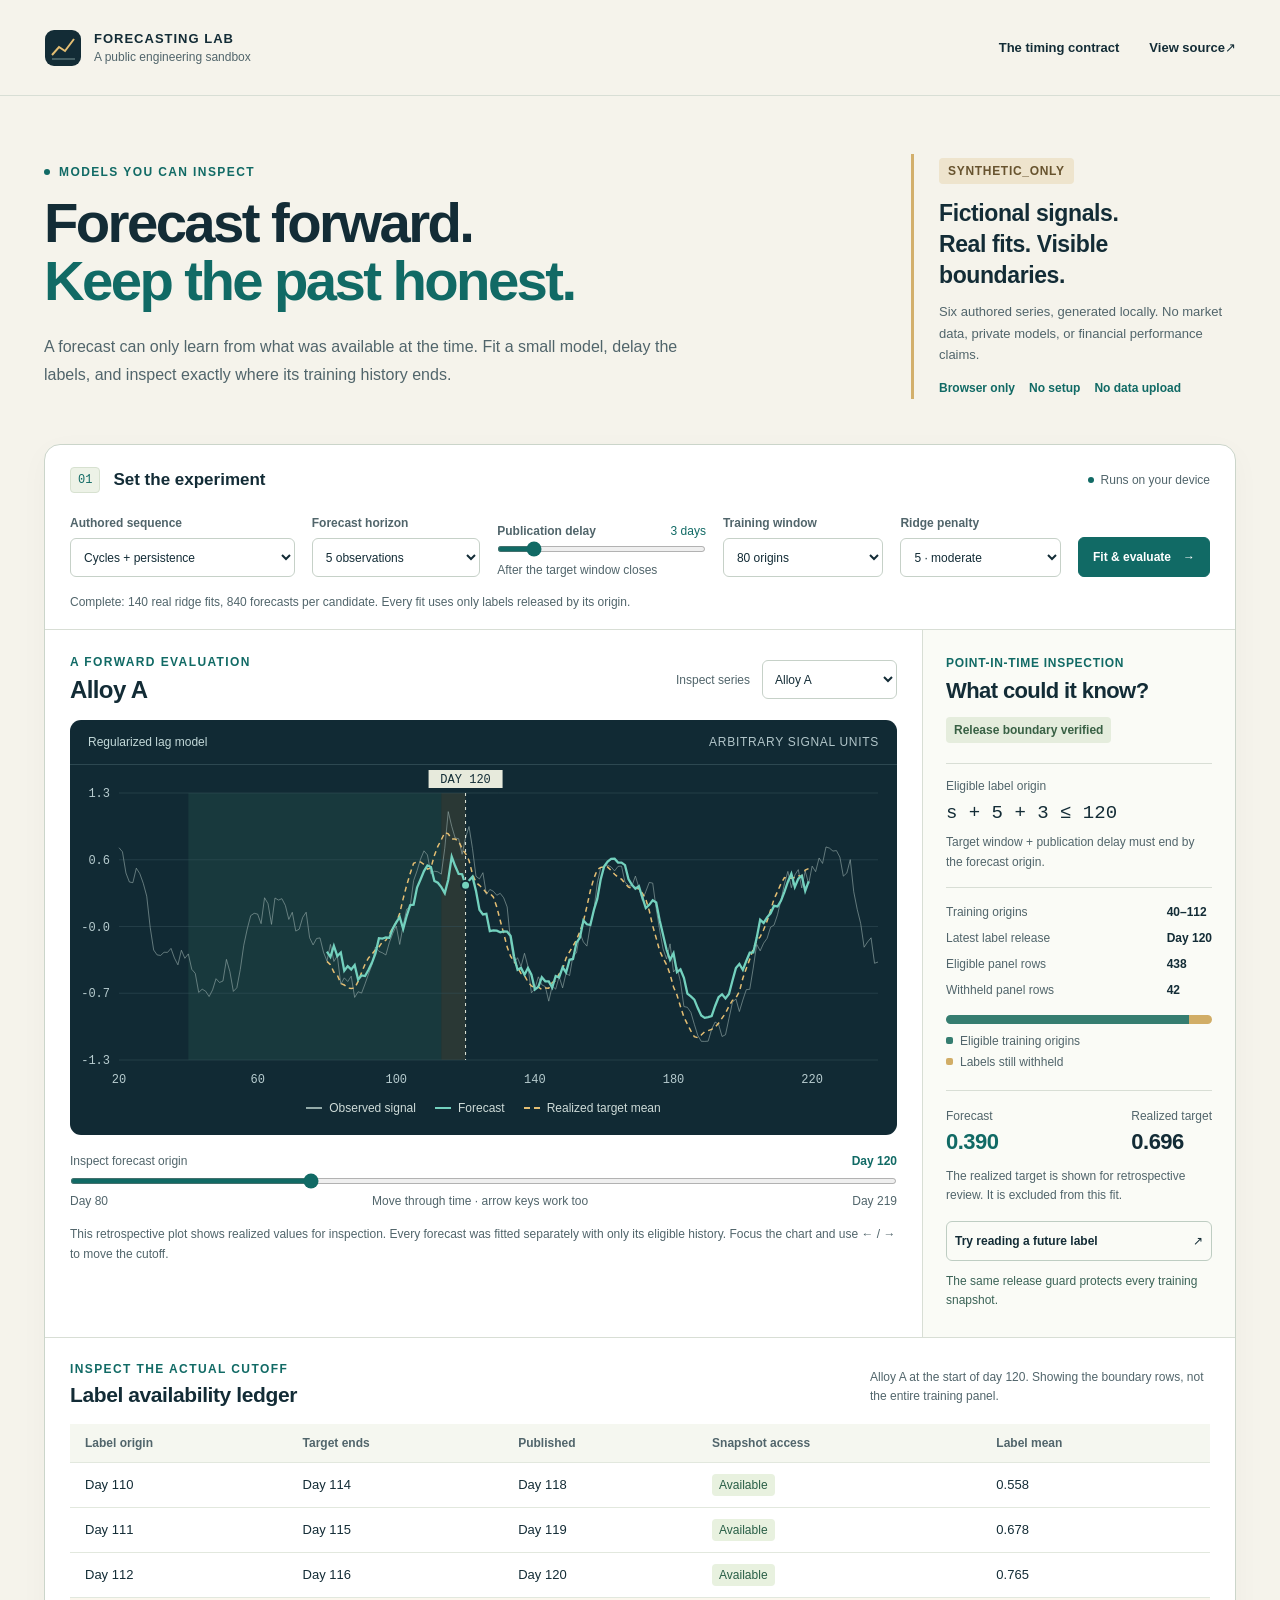
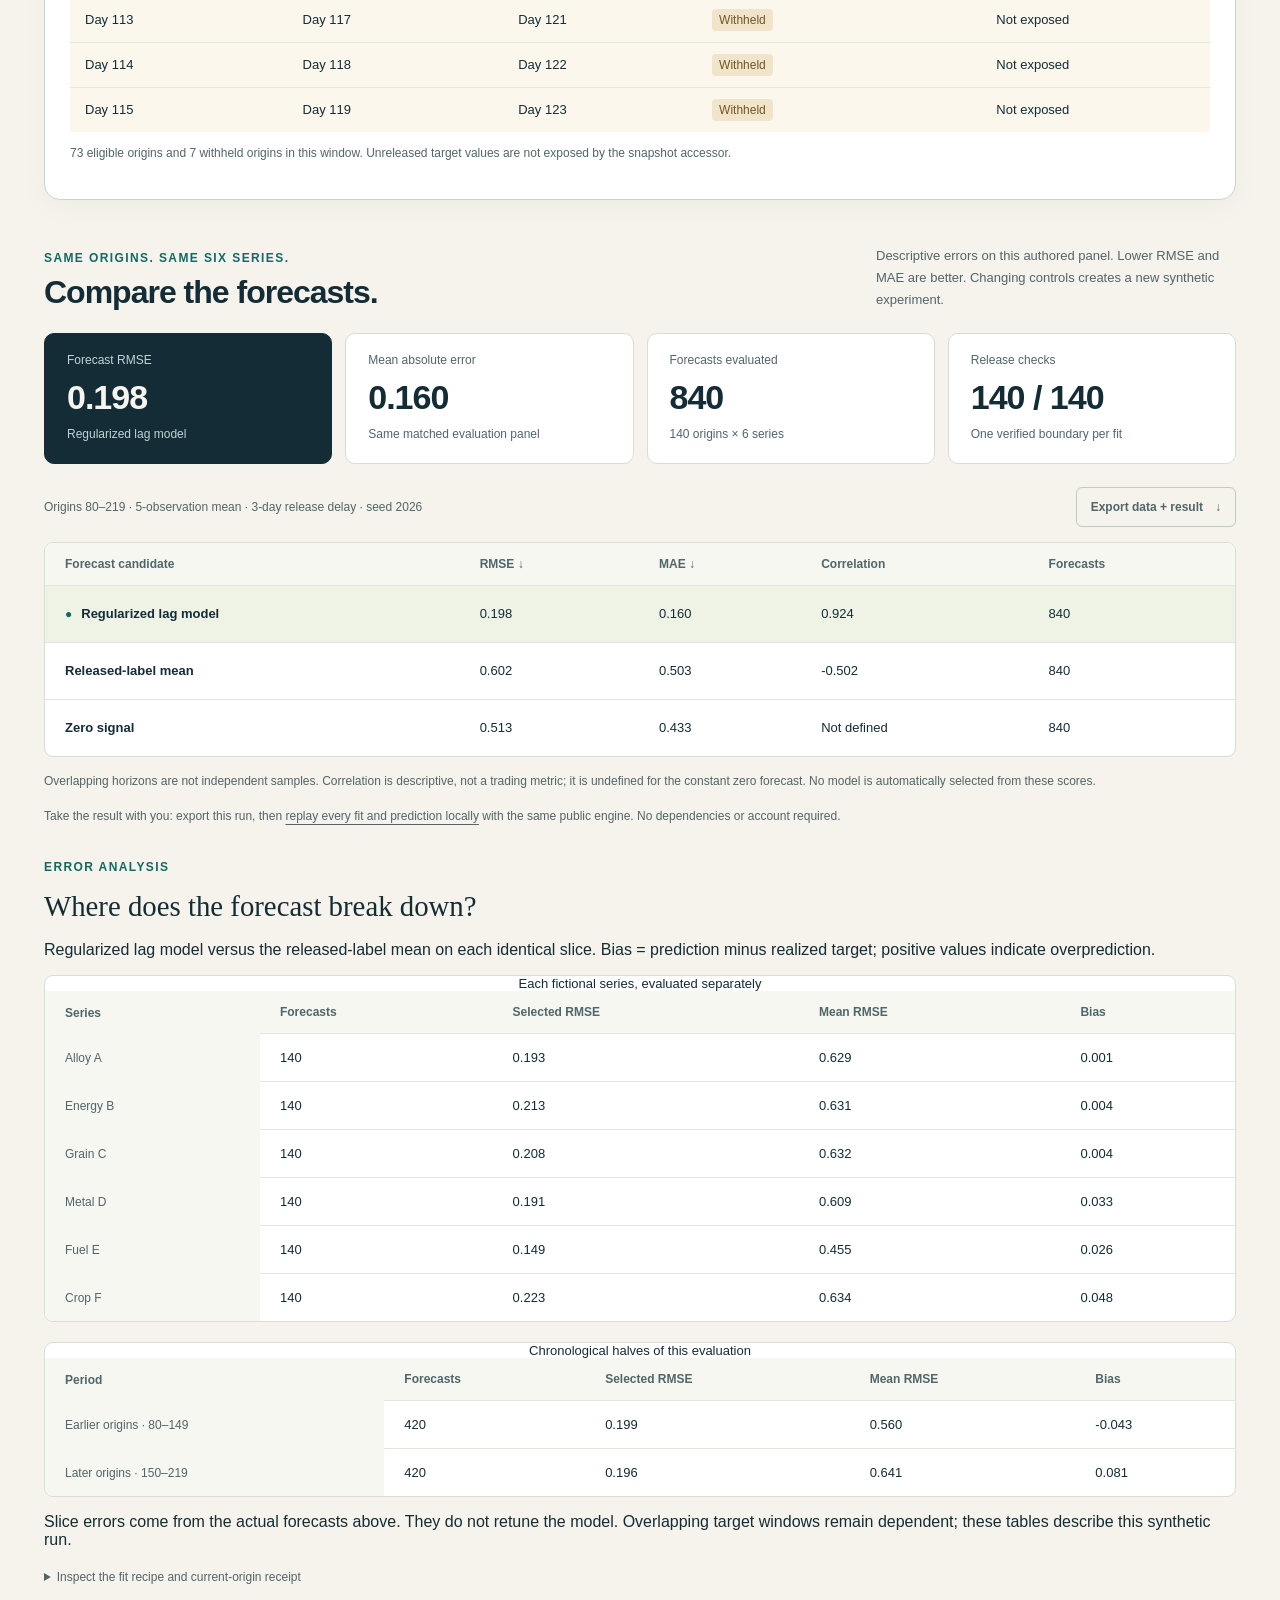
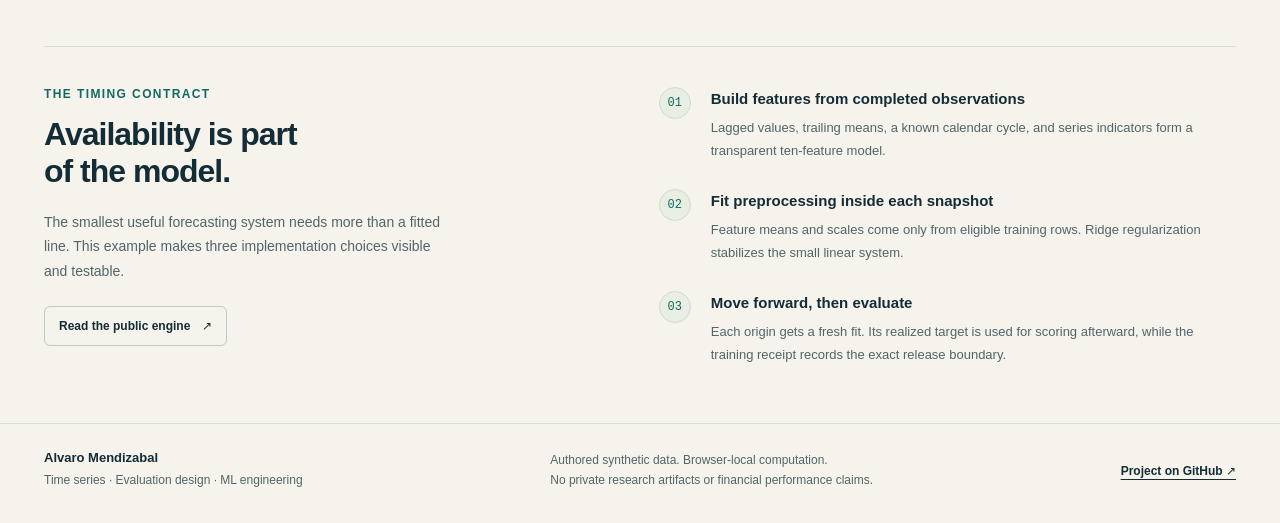
<file: public-demo/index.html>
<!doctype html>
<html lang="en">
  <head>
    <meta charset="utf-8" />
    <meta name="viewport" content="width=device-width, initial-scale=1" />
    <meta name="theme-color" content="#132c36" />
    <meta
      name="description"
      content="Fit and inspect a chronological forecast in your browser. An authored synthetic demonstration of delayed labels, train-only preprocessing, and forward evaluation."
    />
    <link
      rel="canonical"
      href="https://alvaro-forecasting-lab.tartmacaw2.chatgpt.site"
    />
    <title>Forecasting lab · Alvaro Mendizabal</title>
    <link rel="stylesheet" href="styles.css" />
    <script src="engine.js" defer></script>
    <script src="app.js" defer></script>
  </head>
  <body>
    <a class="skip" href="#lab">Skip to the forecasting lab</a>
    <header class="page header">
      <a
        class="brand"
        href="https://github.com/alvaromendizabal/commodity-prediction"
        ><svg viewBox="0 0 38 38" aria-hidden="true">
          <rect x="1" y="1" width="36" height="36" rx="9" fill="#132c36" />
          <path
            d="m8 26 7-8 6 4 9-12"
            fill="none"
            stroke="#e4be73"
            stroke-width="2"
          />
          <path d="M8 30h23" stroke="#789494" /></svg
        ><span
          >FORECASTING LAB<span class="brand-sub"
            >A public engineering sandbox</span
          ></span
        ></a
      >
      <nav aria-label="Project links">
        <a href="#method">The timing contract</a
        ><a href="https://github.com/alvaromendizabal/commodity-prediction"
          >View source <span aria-hidden="true">↗</span></a
        >
      </nav>
    </header>
    <main class="page">
      <section class="hero">
        <div>
          <p class="eyebrow"><i></i> Models you can inspect</p>
          <h1>Forecast forward.<br /><span>Keep the past honest.</span></h1>
          <p class="lede">
            A forecast can only learn from what was available at the time. Fit a
            small model, delay the labels, and inspect exactly where its
            training history ends.
          </p>
        </div>
        <aside class="scope">
          <span class="scope-tag">SYNTHETIC_ONLY</span>
          <h2>Fictional signals.<br />Real fits. Visible boundaries.</h2>
          <p>
            Six authored series, generated locally. No market data, private
            models, or financial performance claims.
          </p>
          <div>
            <span>Browser only</span><span>No setup</span
            ><span>No data upload</span>
          </div>
        </aside>
      </section>
      <section
        class="lab"
        id="lab"
        aria-label="Interactive point-in-time forecasting lab"
      >
        <div class="lab-heading">
          <div>
            <span class="section-index">01</span>
            <h2>Set the experiment</h2>
          </div>
          <span class="local-label"><i></i> Runs on your device</span>
        </div>
        <form id="experiment-form" class="controls">
          <div class="field">
            <label for="scenario">Authored sequence</label
            ><select id="scenario">
              <option value="steady">Cycles + persistence</option>
              <option value="shift">A later level shift</option>
              <option value="noisy">More observation noise</option>
            </select>
          </div>
          <div class="field">
            <label for="horizon">Forecast horizon</label
            ><select id="horizon">
              <option value="1">1 observation</option>
              <option value="5" selected>5 observations</option>
              <option value="10">10 observations</option>
              <option value="20">20 observations</option>
            </select>
          </div>
          <div class="field delay-field">
            <label for="delay"
              >Publication delay
              <output id="delay-value" for="delay">3 days</output></label
            ><input id="delay" type="range" min="0" max="20" value="3" /><span
              >After the target window closes</span
            >
          </div>
          <div class="field">
            <label for="window">Training window</label
            ><select id="window">
              <option value="40">40 origins</option>
              <option value="80" selected>80 origins</option>
              <option value="120">120 origins</option>
            </select>
          </div>
          <div class="field">
            <label for="alpha">Ridge penalty</label
            ><select id="alpha">
              <option value="0.1">0.1 · light</option>
              <option value="5" selected>5 · moderate</option>
              <option value="25">25 · stronger</option>
            </select>
          </div>
          <button id="run-button" class="button primary" type="submit">
            Fit &amp; evaluate <span aria-hidden="true">→</span>
          </button>
        </form>
        <p id="run-status" class="run-status" role="status" aria-live="polite">
          Preparing the synthetic panel…
        </p>
        <div id="error-message" class="error" role="alert" hidden></div>
        <div id="results" hidden>
          <div class="chart-layout">
            <div class="chart-column">
              <div class="plot-header">
                <div>
                  <p class="eyebrow">A forward evaluation</p>
                  <h3 id="plot-title">Alloy A</h3>
                </div>
                <div class="plot-select">
                  <label for="series">Inspect series</label
                  ><select id="series" aria-label="Series to inspect"></select>
                </div>
              </div>
              <div class="plot-shell">
                <div class="plot-topline">
                  <span id="plot-model">Regularized lag model</span
                  ><span>ARBITRARY SIGNAL UNITS</span>
                </div>
                <canvas
                  id="forecast-canvas"
                  tabindex="0"
                  role="img"
                  aria-describedby="plot-help"
                  aria-label="Synthetic forecast chart"
                ></canvas>
                <div class="plot-legend">
                  <span><i class="legend-observed"></i>Observed signal</span
                  ><span><i class="legend-prediction"></i>Forecast</span
                  ><span
                    ><i class="legend-target"></i>Realized target mean</span
                  >
                </div>
              </div>
              <div class="origin-control">
                <div>
                  <label for="origin">Inspect forecast origin</label
                  ><strong id="origin-value">Day 120</strong>
                </div>
                <input
                  id="origin"
                  type="range"
                  min="80"
                  max="219"
                  value="120"
                />
                <div class="range-labels">
                  <span>Day 80</span
                  ><span>Move through time · arrow keys work too</span
                  ><span id="origin-end">Day 219</span>
                </div>
              </div>
              <p class="plot-help" id="plot-help">
                This retrospective plot shows realized values for inspection.
                Every forecast was fitted separately with only its eligible
                history. Focus the chart and use ← / → to move the cutoff.
              </p>
            </div>
            <aside class="boundary" aria-labelledby="boundary-title">
              <p class="eyebrow">Point-in-time inspection</p>
              <h3 id="boundary-title">What could it know?</h3>
              <span id="boundary-check" class="verified"
                >Release boundary verified</span
              >
              <div class="boundary-rule">
                <span>Eligible label origin</span
                ><strong id="boundary-equation">s + 5 + 3 ≤ 120</strong
                ><small
                  >Target window + publication delay must end by the forecast
                  origin.</small
                >
              </div>
              <dl id="boundary-facts"></dl>
              <div class="boundary-strip" aria-hidden="true">
                <span id="eligible-strip"></span
                ><span id="withheld-strip"></span>
              </div>
              <div class="boundary-legend">
                <span><i></i>Eligible training origins</span
                ><span><i></i>Labels still withheld</span>
              </div>
              <div class="snapshot-values">
                <div>
                  <span>Forecast</span
                  ><strong id="snapshot-prediction">—</strong>
                </div>
                <div>
                  <span>Realized target</span
                  ><strong id="snapshot-actual">—</strong>
                </div>
              </div>
              <p class="small-note">
                The realized target is shown for retrospective review. It is
                excluded from this fit.
              </p>
              <button
                class="button guard-button"
                id="guard-button"
                type="button"
              >
                Try reading a future label <span aria-hidden="true">↗</span>
              </button>
              <p id="guard-result" role="status" aria-live="polite">
                The same release guard protects every training snapshot.
              </p>
            </aside>
          </div>
          <div class="ledger-section">
            <div class="ledger-heading">
              <div>
                <p class="eyebrow">Inspect the actual cutoff</p>
                <h3>Label availability ledger</h3>
              </div>
              <p id="ledger-scope">
                The final released origins and the first withheld origins for
                the selected series.
              </p>
            </div>
            <div class="table-scroll">
              <table class="ledger-table">
                <caption class="sr-only">
                  Training label availability at the selected forecast origin
                </caption>
                <thead>
                  <tr>
                    <th scope="col">Label origin</th>
                    <th scope="col">Target ends</th>
                    <th scope="col">Published</th>
                    <th scope="col">Snapshot access</th>
                    <th scope="col">Label mean</th>
                  </tr>
                </thead>
                <tbody id="ledger-body"></tbody>
              </table>
            </div>
            <p id="ledger-note" class="small-note"></p>
          </div>
        </div>
      </section>
      <section
        id="score-section"
        class="score-section"
        aria-labelledby="scores-title"
        hidden
      >
        <div class="section-heading">
          <div>
            <p class="eyebrow">Same origins. Same six series.</p>
            <h2 id="scores-title">Compare the forecasts.</h2>
          </div>
          <p>
            Descriptive errors on this authored panel. Lower RMSE and MAE are
            better. Changing controls creates a new synthetic experiment.
          </p>
        </div>
        <div id="metric-cards" class="metrics"></div>
        <div class="comparison-top">
          <span id="evaluation-scope"></span
          ><button class="button" id="export-button" type="button">
            Export data + result <span aria-hidden="true">↓</span>
          </button>
        </div>
        <div class="table-scroll comparison-wrap">
          <table class="comparison">
            <caption class="sr-only">
              Candidate models on identical forward evaluation origins
            </caption>
            <thead>
              <tr>
                <th scope="col">Forecast candidate</th>
                <th scope="col">RMSE ↓</th>
                <th scope="col">MAE ↓</th>
                <th scope="col">Correlation</th>
                <th scope="col">Forecasts</th>
              </tr>
            </thead>
            <tbody id="comparison-body"></tbody>
          </table>
        </div>
        <p class="score-caveat">
          Overlapping horizons are not independent samples. Correlation is
          descriptive, not a trading metric; it is undefined for the constant
          zero forecast. No model is automatically selected from these scores.
        </p>
        <p class="score-caveat">
          Take the result with you: export this run, then
          <a href="https://github.com/alvaromendizabal/commodity-prediction/blob/main/docs/DEMO_REPLAY.md">replay every fit and prediction locally</a>
          with the same public engine. No dependencies or account required.
        </p>
        <div class="diagnostic-heading">
          <p class="eyebrow">Error analysis</p>
          <h3>Where does the forecast break down?</h3>
          <p id="slice-scope" class="chart-note"></p>
        </div>
        <div class="diagnostic-grid">
          <div class="table-scroll comparison-wrap" tabindex="0" role="region" aria-label="Forecast errors by series">
            <table class="comparison">
              <caption>Each fictional series, evaluated separately</caption>
              <thead><tr><th scope="col">Series</th><th scope="col">Forecasts</th><th scope="col">Selected RMSE</th><th scope="col">Mean RMSE</th><th scope="col">Bias</th></tr></thead>
              <tbody id="slice-body"></tbody>
            </table>
          </div>
          <div class="table-scroll comparison-wrap" tabindex="0" role="region" aria-label="Forecast errors over time">
            <table class="comparison">
              <caption>Chronological halves of this evaluation</caption>
              <thead><tr><th scope="col">Period</th><th scope="col">Forecasts</th><th scope="col">Selected RMSE</th><th scope="col">Mean RMSE</th><th scope="col">Bias</th></tr></thead>
              <tbody id="period-body"></tbody>
            </table>
          </div>
        </div>
        <p class="chart-note">Slice errors come from the actual forecasts above. They do not retune the model. Overlapping target windows remain dependent; these tables describe this synthetic run.</p>
        <details class="receipt">
          <summary>Inspect the fit recipe and current-origin receipt</summary>
          <pre id="receipt-json"></pre>
        </details>
      </section>
      <section id="method" class="method">
        <div>
          <p class="eyebrow">The timing contract</p>
          <h2>Availability is part<br />of the model.</h2>
          <p>
            The smallest useful forecasting system needs more than a fitted
            line. This example makes three implementation choices visible and
            testable.
          </p>
          <a
            class="button"
            href="https://github.com/alvaromendizabal/commodity-prediction/tree/main/public-demo"
            >Read the public engine <span aria-hidden="true">↗</span></a
          >
        </div>
        <ol>
          <li>
            <span>01</span>
            <div>
              <h3>Build features from completed observations</h3>
              <p>
                Lagged values, trailing means, a known calendar cycle, and
                series indicators form a transparent ten-feature model.
              </p>
            </div>
          </li>
          <li>
            <span>02</span>
            <div>
              <h3>Fit preprocessing inside each snapshot</h3>
              <p>
                Feature means and scales come only from eligible training rows.
                Ridge regularization stabilizes the small linear system.
              </p>
            </div>
          </li>
          <li>
            <span>03</span>
            <div>
              <h3>Move forward, then evaluate</h3>
              <p>
                Each origin gets a fresh fit. Its realized target is used for
                scoring afterward, while the training receipt records the exact
                release boundary.
              </p>
            </div>
          </li>
        </ol>
      </section>
    </main>
    <footer class="page footer">
      <div>
        <strong>Alvaro Mendizabal</strong
        ><span>Time series · Evaluation design · ML engineering</span>
      </div>
      <p>
        Authored synthetic data. Browser-local computation.<br />No private
        research artifacts or financial performance claims.
      </p>
      <a href="https://github.com/alvaromendizabal/commodity-prediction"
        >Project on GitHub ↗</a
      >
    </footer>
  </body>
</html>
</file>
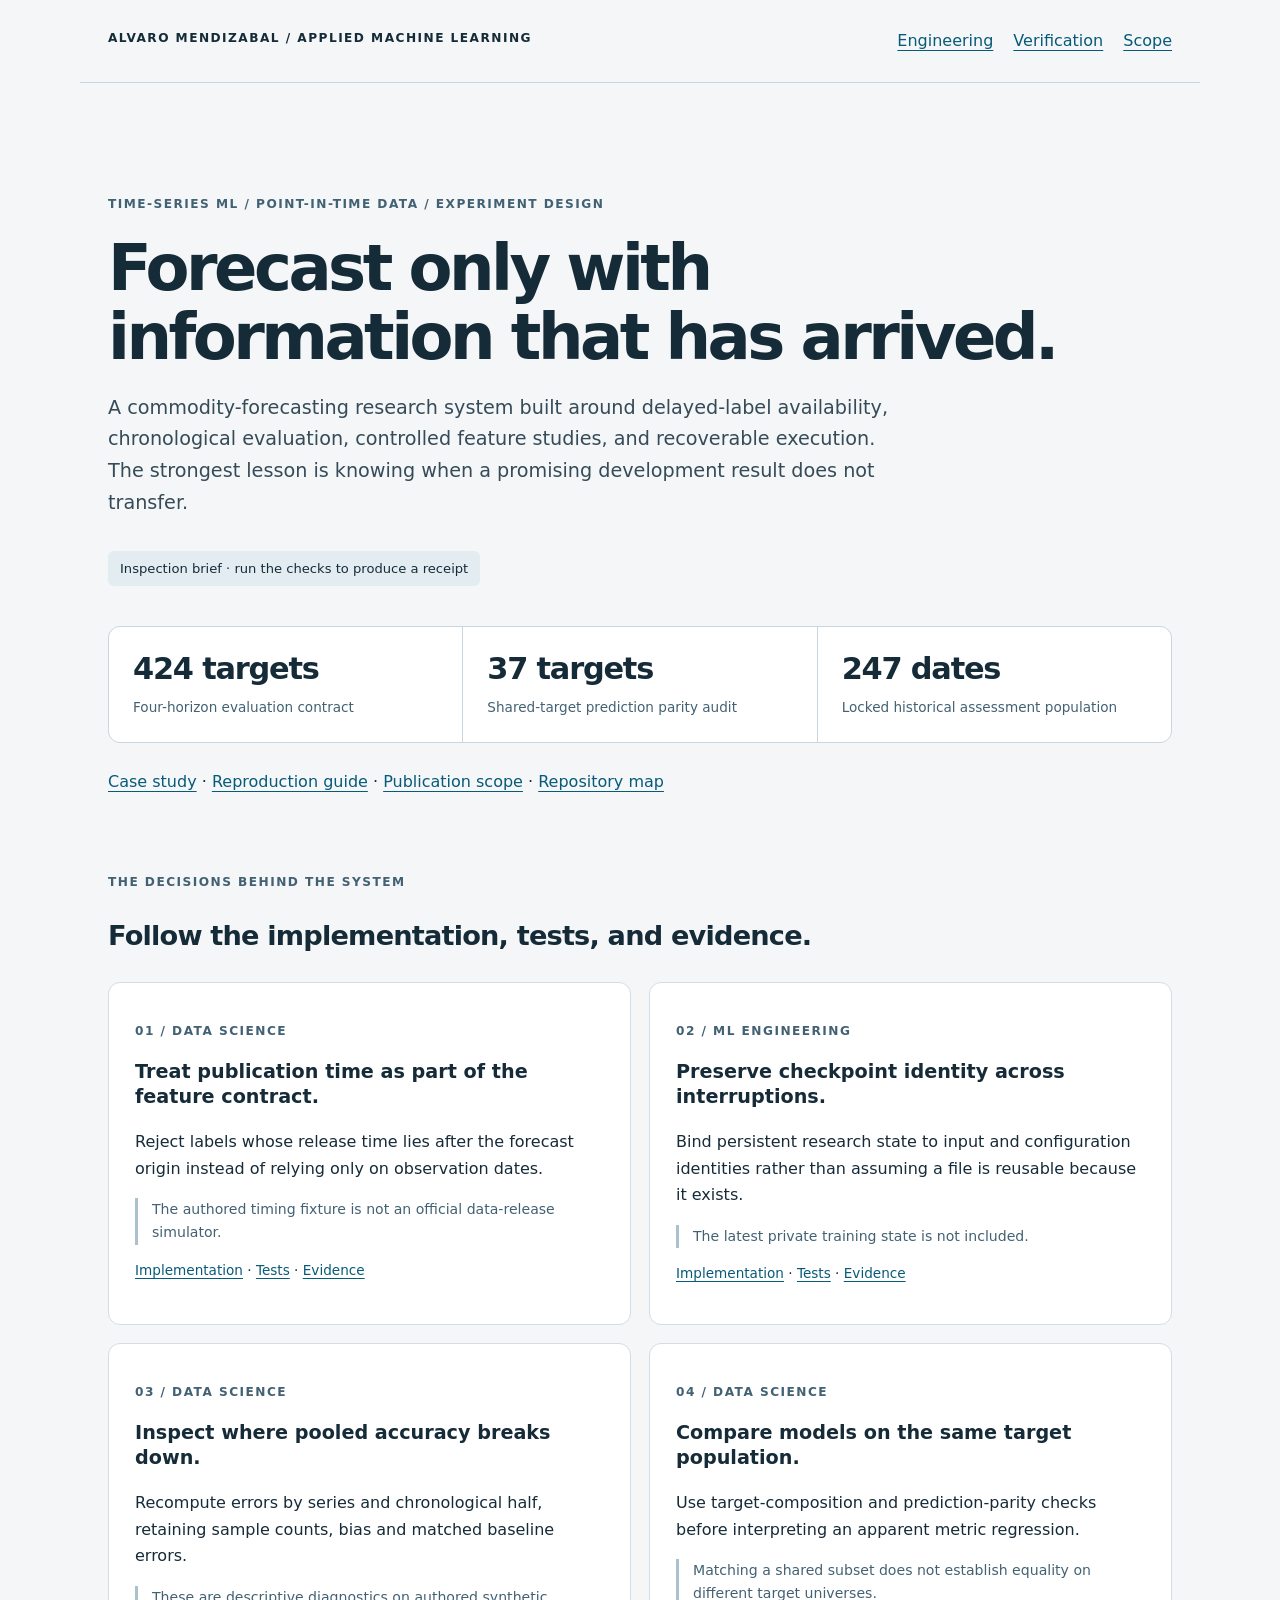
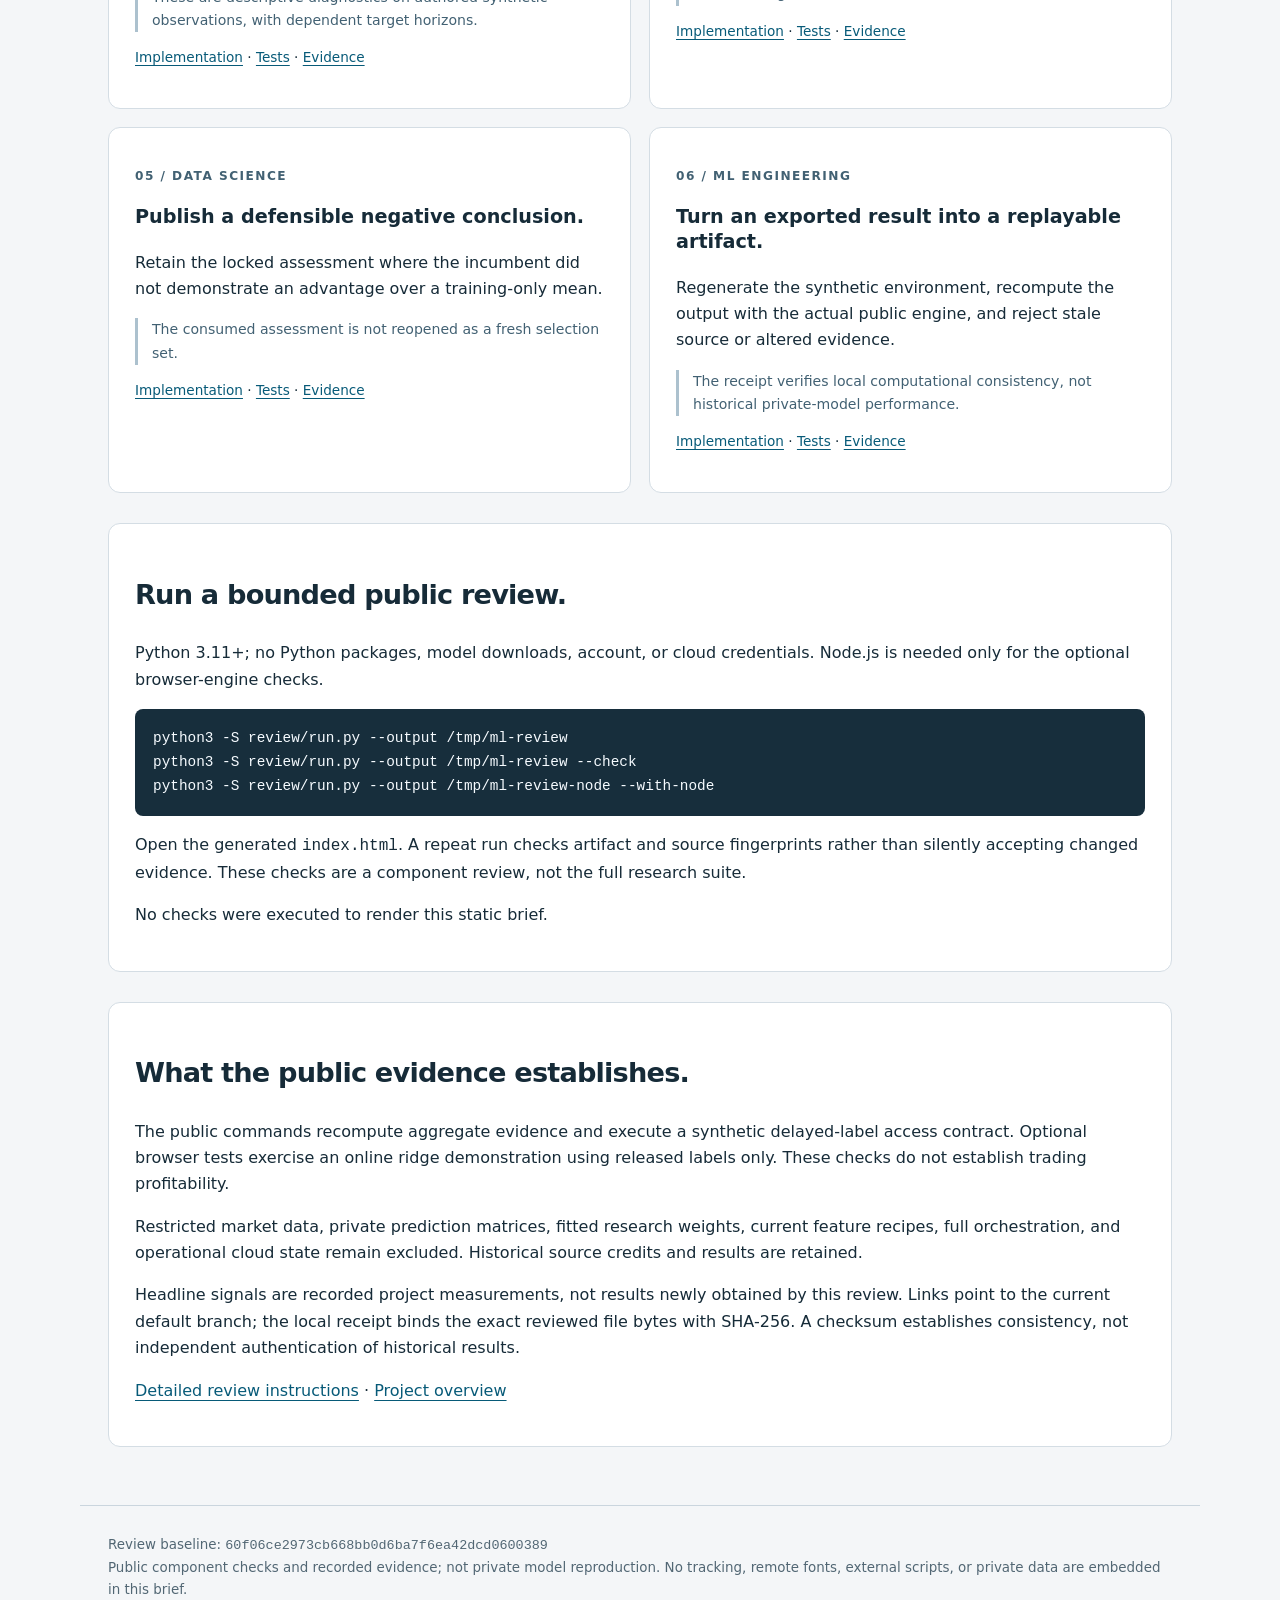
<file: review/index.html>
<!doctype html>
<html lang="en"><head><meta charset="utf-8"><meta name="viewport" content="width=device-width,initial-scale=1"><meta name="color-scheme" content="light"><title>Forecast only with information that has arrived. | Alvaro Mendizabal</title>
<style>
:root{font-family:Inter,ui-sans-serif,system-ui,-apple-system,sans-serif;color:#162b38;background:#f4f6f8;line-height:1.65}*{box-sizing:border-box}body{margin:0}a{color:#075a78;text-underline-offset:.22em}a:focus-visible{outline:3px solid #d98f22;outline-offset:4px}.skip{position:absolute;left:-9999px}.skip:focus{left:1rem;background:white;padding:1rem;z-index:2}header,main,footer{max-width:1120px;margin:auto;padding:28px}header{display:flex;justify-content:space-between;gap:24px;flex-wrap:wrap;border-bottom:1px solid #cad5de}nav{display:flex;gap:20px;flex-wrap:wrap}.brand,.eyebrow{font-size:.76rem;letter-spacing:.12em;text-transform:uppercase;font-weight:750}.eyebrow{color:#426173}h1{font-size:clamp(2.3rem,5vw,4.7rem);line-height:1.08;letter-spacing:-.055em;max-width:950px;margin:20px 0}h2{font-size:1.7rem;letter-spacing:-.03em}h3{font-size:1.2rem;line-height:1.3}.lead{font-size:1.2rem;max-width:800px;color:#354b58}.hero{padding:40px 0 30px}.status{display:inline-block;font-size:.82rem;background:#e3edf1;padding:7px 12px;border-radius:6px}.signals{display:grid;grid-template-columns:repeat(3,1fr);gap:1px;background:#cad5de;border:1px solid #cad5de;border-radius:12px;overflow:hidden;margin:26px 0}.signals div{padding:24px;background:white}.signals strong{display:block;font-size:1.9rem;line-height:1.2;letter-spacing:-.04em}.signals span{display:block;font-size:.85rem;margin-top:9px;color:#426173}.grid{display:grid;grid-template-columns:repeat(2,minmax(0,1fr));gap:18px}article,.panel{background:white;border:1px solid #d4dde4;border-radius:12px;padding:26px}article p:last-child{font-size:.85rem}.boundary{font-size:.88rem;border-left:3px solid #acc1ce;padding-left:14px;color:#426173}section{scroll-margin-top:20px;margin:30px 0}pre{white-space:pre-wrap;overflow-wrap:anywhere;padding:18px;background:#172e3c;color:#f6fbff;border-radius:8px;font-size:.9rem}code{font-family:ui-monospace,SFMono-Regular,Consolas,monospace}table{border-collapse:collapse;width:100%;font-size:.9rem}th,td{padding:12px;border-bottom:1px solid #d4dde4;text-align:left}caption{text-align:left;margin-bottom:10px;font-weight:700}footer{font-size:.84rem;color:#526774;border-top:1px solid #cad5de}@media(max-width:700px){header,main,footer{padding:20px}.grid,.signals{grid-template-columns:1fr}h1{font-size:2.5rem}article,.panel{padding:20px}}@media print{body{background:white}header nav,.skip{display:none}main{max-width:none}article,.panel{break-inside:avoid}h1{font-size:30pt}.hero{padding-top:10px}a{color:inherit}}
</style></head><body><a class="skip" href="#main">Skip to content</a><header><div class="brand">Alvaro Mendizabal / Applied Machine Learning</div><nav aria-label="Review sections"><a href="#engineering">Engineering</a><a href="#verification">Verification</a><a href="#scope">Scope</a></nav></header><main id="main"><section class="hero"><p class="eyebrow">Time-series ML / point-in-time data / experiment design</p><h1>Forecast only with information that has arrived.</h1><p class="lead">A commodity-forecasting research system built around delayed-label availability, chronological evaluation, controlled feature studies, and recoverable execution. The strongest lesson is knowing when a promising development result does not transfer.</p><p class="status">Inspection brief · run the checks to produce a receipt</p><div class="signals"><div><strong>424 targets</strong><span>Four-horizon evaluation contract</span></div><div><strong>37 targets</strong><span>Shared-target prediction parity audit</span></div><div><strong>247 dates</strong><span>Locked historical assessment population</span></div></div><p><a href="https://github.com/alvaromendizabal/commodity-prediction/blob/main/docs/PORTFOLIO_CASE_STUDY.md">Case study</a> · <a href="https://github.com/alvaromendizabal/commodity-prediction/blob/main/docs/REPRODUCIBILITY.md">Reproduction guide</a> · <a href="https://github.com/alvaromendizabal/commodity-prediction/blob/main/docs/PUBLICATION_SCOPE.md">Publication scope</a> · <a href="https://github.com/alvaromendizabal/commodity-prediction/blob/main/docs/REPOSITORY_GUIDE.md">Repository map</a></p></section><section id="engineering"><p class="eyebrow">The decisions behind the system</p><h2>Follow the implementation, tests, and evidence.</h2><div class="grid"><article><p class="eyebrow">01 / Data science</p><h3>Treat publication time as part of the feature contract.</h3><p>Reject labels whose release time lies after the forecast origin instead of relying only on observation dates.</p><p class="boundary">The authored timing fixture is not an official data-release simulator.</p><p><a href="https://github.com/alvaromendizabal/commodity-prediction/blob/main/examples/delayed_label_demo.py">Implementation</a> · <a href="https://github.com/alvaromendizabal/commodity-prediction/blob/main/tests/test_delayed_label_demo.py">Tests</a> · <a href="https://github.com/alvaromendizabal/commodity-prediction/blob/main/docs/PORTFOLIO_CASE_STUDY.md">Evidence</a></p></article><article><p class="eyebrow">02 / ML engineering</p><h3>Preserve checkpoint identity across interruptions.</h3><p>Bind persistent research state to input and configuration identities rather than assuming a file is reusable because it exists.</p><p class="boundary">The latest private training state is not included.</p><p><a href="https://github.com/alvaromendizabal/commodity-prediction/blob/main/src/commodity_prediction/runtime.py">Implementation</a> · <a href="https://github.com/alvaromendizabal/commodity-prediction/blob/main/tests/test_forecast_contracts.py">Tests</a> · <a href="https://github.com/alvaromendizabal/commodity-prediction/blob/main/reports/execution_recovery.json">Evidence</a></p></article><article><p class="eyebrow">03 / Data science</p><h3>Inspect where pooled accuracy breaks down.</h3><p>Recompute errors by series and chronological half, retaining sample counts, bias and matched baseline errors.</p><p class="boundary">These are descriptive diagnostics on authored synthetic observations, with dependent target horizons.</p><p><a href="https://github.com/alvaromendizabal/commodity-prediction/blob/main/public-demo/engine.js">Implementation</a> · <a href="https://github.com/alvaromendizabal/commodity-prediction/blob/main/tools/test_public_demo.mjs">Tests</a> · <a href="https://github.com/alvaromendizabal/commodity-prediction/blob/main/docs/ERROR_ANALYSIS.md">Evidence</a></p></article><article><p class="eyebrow">04 / Data science</p><h3>Compare models on the same target population.</h3><p>Use target-composition and prediction-parity checks before interpreting an apparent metric regression.</p><p class="boundary">Matching a shared subset does not establish equality on different target universes.</p><p><a href="https://github.com/alvaromendizabal/commodity-prediction/blob/main/src/commodity_prediction/studies/evaluation.py">Implementation</a> · <a href="https://github.com/alvaromendizabal/commodity-prediction/blob/main/tests/test_forecast_contracts.py">Tests</a> · <a href="https://github.com/alvaromendizabal/commodity-prediction/blob/main/reports/portfolio_summary.json">Evidence</a></p></article><article><p class="eyebrow">05 / Data science</p><h3>Publish a defensible negative conclusion.</h3><p>Retain the locked assessment where the incumbent did not demonstrate an advantage over a training-only mean.</p><p class="boundary">The consumed assessment is not reopened as a fresh selection set.</p><p><a href="https://github.com/alvaromendizabal/commodity-prediction/blob/main/scripts/verify_portfolio.py">Implementation</a> · <a href="https://github.com/alvaromendizabal/commodity-prediction/blob/main/tests/test_portfolio_evidence.py">Tests</a> · <a href="https://github.com/alvaromendizabal/commodity-prediction/blob/main/reports/final_research_ledger.json">Evidence</a></p></article><article><p class="eyebrow">06 / ML engineering</p><h3>Turn an exported result into a replayable artifact.</h3><p>Regenerate the synthetic environment, recompute the output with the actual public engine, and reject stale source or altered evidence.</p><p class="boundary">The receipt verifies local computational consistency, not historical private-model performance.</p><p><a href="https://github.com/alvaromendizabal/commodity-prediction/blob/main/tools/replay_public_demo.mjs">Implementation</a> · <a href="https://github.com/alvaromendizabal/commodity-prediction/blob/main/tools/test_replay_public_demo.mjs">Tests</a> · <a href="https://github.com/alvaromendizabal/commodity-prediction/blob/main/docs/DEMO_REPLAY.md">Evidence</a></p></article></div></section><section class="panel" id="verification"><h2>Run a bounded public review.</h2><p>Python 3.11+; no Python packages, model downloads, account, or cloud credentials. Node.js is needed only for the optional browser-engine checks.</p><pre><code>python3 -S review/run.py --output /tmp/ml-review
python3 -S review/run.py --output /tmp/ml-review --check
python3 -S review/run.py --output /tmp/ml-review-node --with-node</code></pre><p>Open the generated <code>index.html</code>. A repeat run checks artifact and source fingerprints rather than silently accepting changed evidence. These checks are a component review, not the full research suite.</p><p>No checks were executed to render this static brief.</p></section><section class="panel" id="scope"><h2>What the public evidence establishes.</h2><p>The public commands recompute aggregate evidence and execute a synthetic delayed-label access contract. Optional browser tests exercise an online ridge demonstration using released labels only. These checks do not establish trading profitability.</p><p>Restricted market data, private prediction matrices, fitted research weights, current feature recipes, full orchestration, and operational cloud state remain excluded. Historical source credits and results are retained.</p><p>Headline signals are recorded project measurements, not results newly obtained by this review. Links point to the current default branch; the local receipt binds the exact reviewed file bytes with SHA-256. A checksum establishes consistency, not independent authentication of historical results.</p><p><a href="https://github.com/alvaromendizabal/commodity-prediction/blob/main/review/README.md">Detailed review instructions</a> · <a href="https://github.com/alvaromendizabal/commodity-prediction/blob/main/README.md">Project overview</a></p></section></main><footer>Review baseline: <code>60f06ce2973cb668bb0d6ba7f6ea42dcd0600389</code><br>Public component checks and recorded evidence; not private model reproduction. No tracking, remote fonts, external scripts, or private data are embedded in this brief.</footer></body></html>
</file>
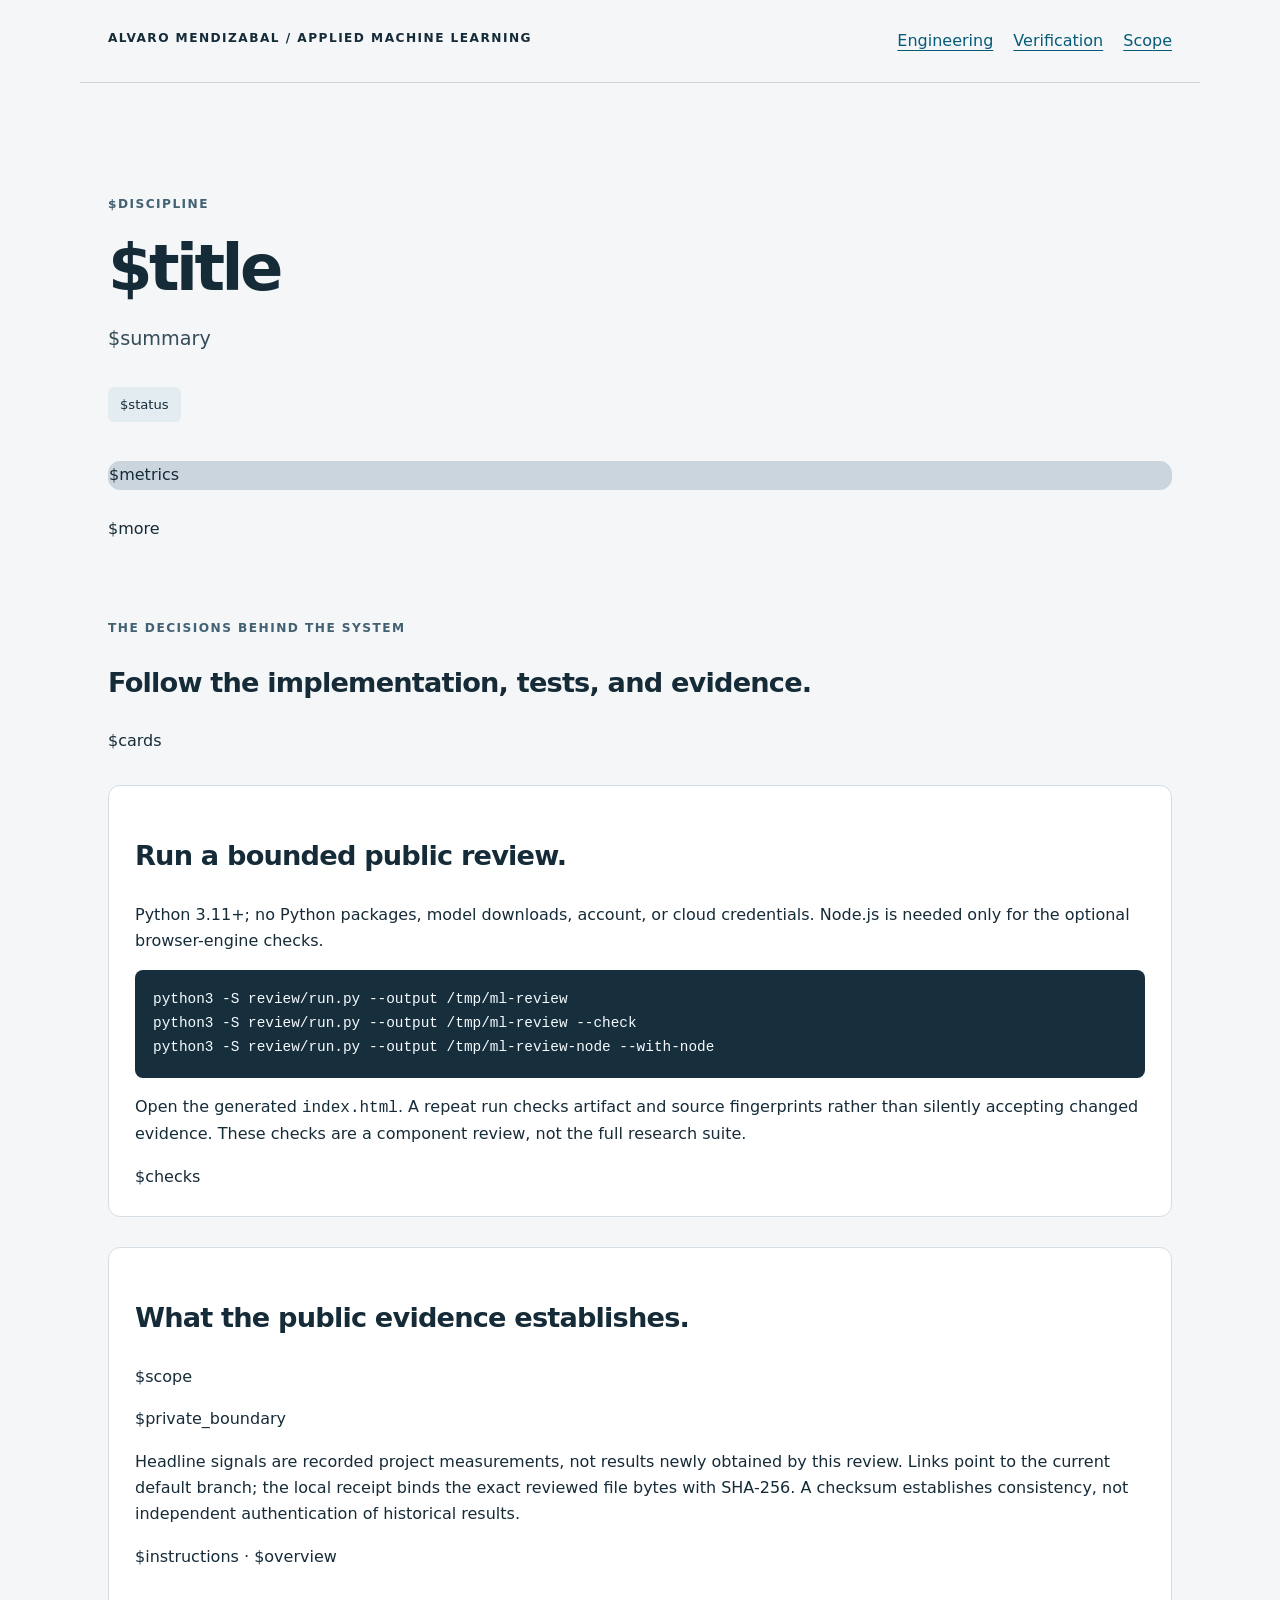
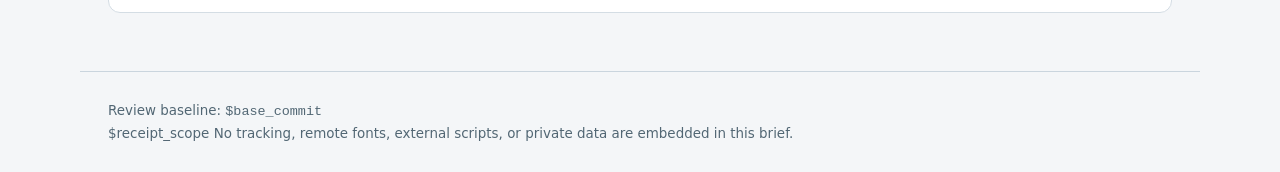
<file: review/template.html>
<!doctype html>
<html lang="en"><head><meta charset="utf-8"><meta name="viewport" content="width=device-width,initial-scale=1"><meta name="color-scheme" content="light"><title>$title | Alvaro Mendizabal</title>
<style>
:root{font-family:Inter,ui-sans-serif,system-ui,-apple-system,sans-serif;color:#162b38;background:#f4f6f8;line-height:1.65}*{box-sizing:border-box}body{margin:0}a{color:#075a78;text-underline-offset:.22em}a:focus-visible{outline:3px solid #d98f22;outline-offset:4px}.skip{position:absolute;left:-9999px}.skip:focus{left:1rem;background:white;padding:1rem;z-index:2}header,main,footer{max-width:1120px;margin:auto;padding:28px}header{display:flex;justify-content:space-between;gap:24px;flex-wrap:wrap;border-bottom:1px solid #cad5de}nav{display:flex;gap:20px;flex-wrap:wrap}.brand,.eyebrow{font-size:.76rem;letter-spacing:.12em;text-transform:uppercase;font-weight:750}.eyebrow{color:#426173}h1{font-size:clamp(2.3rem,5vw,4.7rem);line-height:1.08;letter-spacing:-.055em;max-width:950px;margin:20px 0}h2{font-size:1.7rem;letter-spacing:-.03em}h3{font-size:1.2rem;line-height:1.3}.lead{font-size:1.2rem;max-width:800px;color:#354b58}.hero{padding:40px 0 30px}.status{display:inline-block;font-size:.82rem;background:#e3edf1;padding:7px 12px;border-radius:6px}.signals{display:grid;grid-template-columns:repeat(3,1fr);gap:1px;background:#cad5de;border:1px solid #cad5de;border-radius:12px;overflow:hidden;margin:26px 0}.signals div{padding:24px;background:white}.signals strong{display:block;font-size:1.9rem;line-height:1.2;letter-spacing:-.04em}.signals span{display:block;font-size:.85rem;margin-top:9px;color:#426173}.grid{display:grid;grid-template-columns:repeat(2,minmax(0,1fr));gap:18px}article,.panel{background:white;border:1px solid #d4dde4;border-radius:12px;padding:26px}article p:last-child{font-size:.85rem}.boundary{font-size:.88rem;border-left:3px solid #acc1ce;padding-left:14px;color:#426173}section{scroll-margin-top:20px;margin:30px 0}pre{white-space:pre-wrap;overflow-wrap:anywhere;padding:18px;background:#172e3c;color:#f6fbff;border-radius:8px;font-size:.9rem}code{font-family:ui-monospace,SFMono-Regular,Consolas,monospace}table{border-collapse:collapse;width:100%;font-size:.9rem}th,td{padding:12px;border-bottom:1px solid #d4dde4;text-align:left}caption{text-align:left;margin-bottom:10px;font-weight:700}footer{font-size:.84rem;color:#526774;border-top:1px solid #cad5de}@media(max-width:700px){header,main,footer{padding:20px}.grid,.signals{grid-template-columns:1fr}h1{font-size:2.5rem}article,.panel{padding:20px}}@media print{body{background:white}header nav,.skip{display:none}main{max-width:none}article,.panel{break-inside:avoid}h1{font-size:30pt}.hero{padding-top:10px}a{color:inherit}}
</style></head><body><a class="skip" href="#main">Skip to content</a><header><div class="brand">Alvaro Mendizabal / Applied Machine Learning</div><nav aria-label="Review sections"><a href="#engineering">Engineering</a><a href="#verification">Verification</a><a href="#scope">Scope</a></nav></header><main id="main"><section class="hero"><p class="eyebrow">$discipline</p><h1>$title</h1><p class="lead">$summary</p><p class="status">$status</p><div class="signals">$metrics</div><p>$more</p></section><section id="engineering"><p class="eyebrow">The decisions behind the system</p><h2>Follow the implementation, tests, and evidence.</h2><div class="grid">$cards</div></section><section class="panel" id="verification"><h2>Run a bounded public review.</h2><p>Python 3.11+; no Python packages, model downloads, account, or cloud credentials. Node.js is needed only for the optional browser-engine checks.</p><pre><code>python3 -S review/run.py --output /tmp/ml-review
python3 -S review/run.py --output /tmp/ml-review --check
python3 -S review/run.py --output /tmp/ml-review-node --with-node</code></pre><p>Open the generated <code>index.html</code>. A repeat run checks artifact and source fingerprints rather than silently accepting changed evidence. These checks are a component review, not the full research suite.</p>$checks</section><section class="panel" id="scope"><h2>What the public evidence establishes.</h2><p>$scope</p><p>$private_boundary</p><p>Headline signals are recorded project measurements, not results newly obtained by this review. Links point to the current default branch; the local receipt binds the exact reviewed file bytes with SHA-256. A checksum establishes consistency, not independent authentication of historical results.</p><p>$instructions · $overview</p></section></main><footer>Review baseline: <code>$base_commit</code><br>$receipt_scope No tracking, remote fonts, external scripts, or private data are embedded in this brief.</footer></body></html>
</file>
<file: public-demo/styles.css>
:root {
  --navy: #132c36;
  --teal: #116a65;
  --muted: #51656b;
  --cream: #f5f3eb;
  --line: #d8ded5;
  --gold: #e4be73;
  --white: #fff;
  font-family:
    Inter,
    ui-sans-serif,
    -apple-system,
    BlinkMacSystemFont,
    "Segoe UI",
    sans-serif;
  color: var(--navy);
  background: var(--cream);
  font-synthesis: none;
}
* {
  box-sizing: border-box;
}
body {
  margin: 0;
}
button,
select,
input {
  font: inherit;
}
button,
select,
input[type="range"] {
  cursor: pointer;
}
a {
  color: inherit;
  text-underline-offset: 4px;
}
button,
a,
input,
select {
  touch-action: manipulation;
}
button:focus-visible,
a:focus-visible,
input:focus-visible,
select:focus-visible,
canvas:focus-visible,
summary:focus-visible {
  outline: 3px solid #11776f;
  outline-offset: 4px;
}
button {
  color: inherit;
}
.page {
  max-width: 1400px;
  padding-left: 44px;
  padding-right: 44px;
  margin: auto;
}
.header {
  height: 96px;
  display: flex;
  align-items: center;
  justify-content: space-between;
  border-bottom: 1px solid var(--line);
}
.brand {
  display: flex;
  align-items: center;
  gap: 12px;
  text-decoration: none;
  font-size: 13px;
  font-weight: 750;
  letter-spacing: 1px;
}
.brand svg {
  width: 38px;
  height: 38px;
}
.brand-sub {
  display: block;
  font-size: 12px;
  font-weight: 450;
  letter-spacing: 0;
  color: var(--muted);
  margin-top: 4px;
}
.header nav {
  display: flex;
  gap: 30px;
  font-size: 13px;
  font-weight: 600;
}
.header nav a {
  text-decoration: none;
}
.header nav a:hover {
  text-decoration: underline;
}
.hero {
  display: grid;
  grid-template-columns: 1fr 325px;
  gap: 64px;
  align-items: center;
  padding: 58px 0 45px;
}
.eyebrow {
  font-size: 12px;
  font-weight: 700;
  letter-spacing: 1.4px;
  text-transform: uppercase;
  color: var(--teal);
  margin: 0 0 15px;
  display: flex;
  align-items: center;
  gap: 9px;
}
.eyebrow i {
  width: 6px;
  height: 6px;
  border-radius: 50%;
  background: var(--teal);
}
h1 {
  font-size: clamp(42px, 4.4vw, 64px);
  font-weight: 650;
  line-height: 1.04;
  letter-spacing: -2.6px;
  margin: 0 0 22px;
}
h1 span {
  color: var(--teal);
}
.lede {
  font-size: 16px;
  line-height: 1.75;
  max-width: 650px;
  margin: 0;
  color: var(--muted);
}
.scope {
  border-left: 3px solid #d2af6c;
  padding: 4px 0 4px 25px;
}
.scope-tag {
  display: inline-block;
  font-size: 12px;
  font-weight: 700;
  letter-spacing: 0.7px;
  background: #eee4cd;
  padding: 6px 9px;
  border-radius: 4px;
  color: #67532e;
}
.scope h2 {
  font-size: 23px;
  font-weight: 610;
  letter-spacing: -0.4px;
  line-height: 1.35;
  margin: 14px 0 10px;
}
.scope p {
  font-size: 13px;
  line-height: 1.65;
  color: var(--muted);
  margin: 0;
}
.scope > div {
  display: flex;
  gap: 14px;
  flex-wrap: wrap;
  font-size: 12px;
  color: var(--teal);
  margin-top: 16px;
  font-weight: 600;
}
.lab {
  border: 1px solid #cbd5ca;
  background: white;
  border-radius: 16px;
  overflow: hidden;
  box-shadow: 0 8px 30px #19372708;
  scroll-margin-top: 20px;
}
.lab-heading {
  display: flex;
  align-items: center;
  justify-content: space-between;
  padding: 22px 25px 0;
}
.lab-heading > div {
  display: flex;
  align-items: center;
  gap: 13px;
}
.section-index {
  color: var(--teal);
  background: #edf2e7;
  border: 1px solid #d7e1d0;
  padding: 5px 7px;
  border-radius: 4px;
  font:
    12px ui-monospace,
    monospace;
}
.lab-heading h2 {
  font-size: 17px;
  font-weight: 650;
  margin: 0;
}
.local-label {
  font-size: 12px;
  color: var(--muted);
  display: flex;
  align-items: center;
  gap: 7px;
}
.local-label i {
  width: 6px;
  height: 6px;
  background: var(--teal);
  border-radius: 50%;
}
.controls {
  display: grid;
  grid-template-columns: 1.4fr 1.05fr 1.3fr 1fr 1fr auto;
  gap: 17px;
  align-items: end;
  padding: 23px 25px 16px;
}
.field {
  display: grid;
  gap: 8px;
  min-width: 0;
}
.field label {
  font-size: 12px;
  font-weight: 650;
  color: var(--muted);
  white-space: nowrap;
}
.field select,
.plot-select select {
  width: 100%;
  border: 1px solid #c6d1c8;
  border-radius: 6px;
  background: #fff;
  color: var(--navy);
  padding: 10px 9px;
  font-size: 12px;
  min-height: 39px;
}
.delay-field label {
  display: flex;
  justify-content: space-between;
  gap: 8px;
}
.delay-field output {
  font-weight: 500;
  color: var(--teal);
  white-space: nowrap;
}
.delay-field input {
  width: 100%;
  margin: 0;
  accent-color: var(--teal);
  height: 6px;
}
.delay-field > span {
  font-size: 12px;
  color: var(--muted);
  line-height: 1.2;
  margin-top: 3px;
}
.button {
  display: inline-flex;
  align-items: center;
  justify-content: center;
  gap: 12px;
  padding: 11px 14px;
  border: 1px solid #becdc2;
  border-radius: 6px;
  background: transparent;
  font-size: 12px;
  font-weight: 650;
  text-decoration: none;
  white-space: nowrap;
  min-height: 40px;
}
.button:hover {
  background: #edf4e7;
  border-color: var(--teal);
}
.primary {
  background: var(--teal);
  color: white;
  border-color: var(--teal);
  min-height: 40px;
}
.primary:hover {
  background: #105951;
  color: white;
}
.button:disabled {
  opacity: 0.6;
  cursor: wait;
}
.run-status {
  font-size: 12px;
  color: var(--muted);
  padding: 0 25px 18px;
  margin: 0;
  line-height: 1.5;
  min-height: 36px;
}
.run-status.pending {
  color: #775d25;
}
.error {
  font-size: 13px;
  line-height: 1.6;
  padding: 15px 20px;
  border-top: 1px solid #dfb6a9;
  background: #f9eae3;
  color: #7d3d2d;
}
.chart-layout {
  display: grid;
  grid-template-columns: minmax(0, 1fr) 312px;
  border-top: 1px solid var(--line);
}
.chart-column {
  padding: 25px 25px 20px;
  border-right: 1px solid var(--line);
  min-width: 0;
}
.plot-header {
  display: flex;
  justify-content: space-between;
  align-items: center;
  margin-bottom: 16px;
}
.plot-header .eyebrow {
  font-size: 12px;
  margin-bottom: 7px;
}
.plot-header h3 {
  font-size: 24px;
  margin: 0;
  letter-spacing: -0.6px;
  font-weight: 650;
}
.plot-select {
  display: flex;
  align-items: center;
  gap: 12px;
}
.plot-select label {
  font-size: 12px;
  color: var(--muted);
}
.plot-select select {
  width: 135px;
  padding: 8px;
}
.plot-shell {
  background: #112a34;
  border-radius: 11px;
  overflow: hidden;
}
.plot-topline {
  display: flex;
  justify-content: space-between;
  gap: 14px;
  padding: 15px 18px;
  color: #c2d8d8;
  font-size: 12px;
  border-bottom: 1px solid #2d4851;
}
.plot-topline > span:last-child {
  font-size: 12px;
  letter-spacing: 0.7px;
  color: #b2c6ca;
}
canvas {
  display: block;
  width: 100%;
  height: 330px;
  outline-offset: -4px !important;
}
.plot-legend {
  display: flex;
  justify-content: center;
  flex-wrap: wrap;
  gap: 19px;
  color: #cedbd8;
  font-size: 12px;
  padding: 6px 15px 20px;
}
.plot-legend span {
  display: flex;
  align-items: center;
  gap: 7px;
}
.plot-legend i {
  width: 16px;
  height: 2px;
  display: block;
}
.legend-observed {
  background: #93aaa8;
}
.legend-prediction {
  background: #73d1be;
}
.legend-target {
  border-top: 2px dashed #e4be73;
}
.origin-control {
  margin-top: 19px;
}
.origin-control > div:first-child {
  display: flex;
  justify-content: space-between;
  font-size: 12px;
  margin-bottom: 10px;
}
.origin-control label {
  color: var(--muted);
}
.origin-control strong {
  font-weight: 650;
  color: var(--teal);
}
.origin-control input {
  width: 100%;
  accent-color: var(--teal);
  height: 6px;
  display: block;
  margin: 0;
}
.range-labels {
  font-size: 12px;
  color: var(--muted);
  display: flex;
  justify-content: space-between;
  gap: 10px;
  margin-top: 10px;
}
.range-labels span:nth-child(2) {
  font-size: 12px;
}
.plot-help {
  font-size: 12px;
  line-height: 1.65;
  color: var(--muted);
  margin: 17px 0 0;
}
.boundary {
  padding: 26px 23px;
  background: #fafbf6;
}
.boundary .eyebrow {
  font-size: 12px;
  letter-spacing: 0.7px;
  margin-bottom: 8px;
}
.boundary h3 {
  font-size: 22px;
  letter-spacing: -0.6px;
  font-weight: 630;
  margin: 0 0 13px;
}
.verified {
  display: inline-block;
  font-size: 12px;
  font-weight: 600;
  color: #386044;
  background: #e5eddd;
  border-radius: 4px;
  padding: 6px 8px;
}
.boundary-rule {
  border-top: 1px solid var(--line);
  border-bottom: 1px solid var(--line);
  margin: 20px 0 17px;
  padding: 15px 0;
}
.boundary-rule > span {
  font-size: 12px;
  color: var(--muted);
  display: block;
}
.boundary-rule strong {
  display: block;
  font:
    19px ui-monospace,
    Consolas,
    monospace;
  margin: 9px 0;
}
.boundary-rule small {
  font-size: 12px;
  line-height: 1.6;
  color: var(--muted);
  display: block;
}
.boundary dl {
  display: grid;
  grid-template-columns: 1fr auto;
  gap: 12px;
  font-size: 12px;
  margin: 0;
}
.boundary dt {
  color: var(--muted);
}
.boundary dd {
  margin: 0;
  font-weight: 600;
  font-variant-numeric: tabular-nums;
}
.boundary-strip {
  display: flex;
  height: 9px;
  border-radius: 5px;
  overflow: hidden;
  margin: 18px 0 10px;
}
.boundary-strip span:first-child {
  background: #357d70;
}
.boundary-strip span:last-child {
  background: #d1ad66;
}
.boundary-legend {
  display: grid;
  gap: 7px;
  font-size: 12px;
  color: var(--muted);
}
.boundary-legend span {
  display: flex;
  gap: 7px;
  align-items: center;
}
.boundary-legend i {
  width: 7px;
  height: 7px;
  background: #357d70;
  border-radius: 2px;
}
.boundary-legend span:last-child i {
  background: #d1ad66;
}
.snapshot-values {
  display: flex;
  justify-content: space-between;
  gap: 15px;
  border-top: 1px solid var(--line);
  padding-top: 18px;
  margin-top: 21px;
}
.snapshot-values span {
  font-size: 12px;
  color: var(--muted);
  display: block;
}
.snapshot-values strong {
  display: block;
  font-size: 22px;
  margin-top: 6px;
  letter-spacing: -0.5px;
  font-weight: 600;
  font-variant-numeric: tabular-nums;
}
.snapshot-values > div:first-child strong {
  color: var(--teal);
}
.small-note {
  font-size: 12px;
  color: var(--muted);
  line-height: 1.6;
}
.guard-button {
  width: 100%;
  font-size: 12px;
  margin-top: 4px;
  padding: 10px 8px;
}
.guard-button span {
  margin-left: auto;
}
#guard-result {
  font-size: 12px;
  line-height: 1.6;
  color: #3b6357;
  margin: 11px 0 0;
}
.ledger-section {
  border-top: 1px solid var(--line);
  padding: 24px 25px;
}
.ledger-heading {
  display: flex;
  justify-content: space-between;
  gap: 30px;
  align-items: end;
  margin-bottom: 17px;
}
.ledger-heading .eyebrow {
  margin-bottom: 7px;
}
.ledger-heading h3 {
  font-size: 21px;
  letter-spacing: -0.4px;
  margin: 0;
  font-weight: 620;
}
.ledger-heading > p {
  font-size: 12px;
  line-height: 1.6;
  max-width: 340px;
  color: var(--muted);
  margin: 0;
}
.table-scroll {
  overflow: auto;
}
.ledger-table,
.comparison {
  width: 100%;
  border-collapse: collapse;
  text-align: left;
  font-size: 13px;
  font-variant-numeric: tabular-nums;
}
.ledger-table th,
.comparison th {
  font-size: 12px;
  color: var(--muted);
  background: #f5f7f0;
  padding: 12px 15px;
  font-weight: 650;
  white-space: nowrap;
}
.ledger-table td,
.comparison td {
  padding: 11px 15px;
  border-top: 1px solid #e2e8de;
  white-space: nowrap;
}
.ledger-table tr.locked {
  background: #fbf7ed;
}
.availability {
  font-size: 12px;
  color: #285e46;
  background: #e8f1df;
  padding: 4px 7px;
  border-radius: 4px;
  display: inline-block;
}
.locked .availability {
  background: #f0e5cb;
  color: #745524;
}
.score-section {
  margin-top: 45px;
}
.section-heading {
  display: flex;
  justify-content: space-between;
  align-items: end;
  gap: 40px;
  margin-bottom: 22px;
}
.section-heading .eyebrow {
  margin-bottom: 9px;
}
.section-heading h2,
.method h2 {
  font-size: 32px;
  font-weight: 630;
  letter-spacing: -1px;
  line-height: 1.15;
  margin: 0;
}
.section-heading > p {
  font-size: 13px;
  line-height: 1.7;
  color: var(--muted);
  max-width: 360px;
  margin: 0;
}
.metrics {
  display: grid;
  grid-template-columns: repeat(4, 1fr);
  gap: 13px;
}
.metric {
  border: 1px solid var(--line);
  border-radius: 10px;
  background: #fff;
  padding: 19px 22px;
}
.metric-label {
  display: block;
  font-size: 12px;
  color: var(--muted);
}
.metric strong {
  font-size: 34px;
  font-weight: 590;
  letter-spacing: -1px;
  display: block;
  line-height: 1.25;
  margin: 9px 0 5px;
  font-variant-numeric: tabular-nums;
}
.metric-note {
  font-size: 12px;
  color: var(--muted);
  line-height: 1.6;
}
.metric:first-child {
  background: var(--navy);
  color: #f7f5ed;
  border-color: var(--navy);
}
.metric:first-child .metric-label,
.metric:first-child .metric-note {
  color: #c1d5d6;
}
.comparison-top {
  display: flex;
  align-items: center;
  justify-content: space-between;
  gap: 20px;
  margin: 23px 0 15px;
  font-size: 12px;
  color: var(--muted);
}
.comparison-wrap {
  border: 1px solid var(--line);
  border-radius: 9px;
  background: white;
}
.comparison th {
  padding: 14px 20px;
}
.comparison td {
  padding: 16px 20px;
}
.comparison tr.active {
  background: #eef3e6;
}
.comparison button {
  padding: 0;
  border: 0;
  background: none;
  font: inherit;
  font-weight: 600;
  color: var(--navy);
  min-height: 24px;
  text-align: left;
}
.comparison button:hover {
  text-decoration: underline;
  text-underline-offset: 4px;
}
.comparison tr.active button:before {
  content: "●";
  font-size: 12px;
  color: var(--teal);
  margin-right: 9px;
}
.score-caveat {
  font-size: 12px;
  line-height: 1.65;
  color: var(--muted);
  margin: 15px 0;
}
.diagnostic-heading { margin: 34px 0 16px; }
.diagnostic-heading h3 { font: 1.8rem/1.25 Georgia, serif; margin: 10px 0; }
.diagnostic-grid { display: grid; grid-template-columns: 1fr; gap: 20px; }
.diagnostic-grid table { min-width: 560px; }
.diagnostic-grid tbody th { font-weight: 500; }
.diagnostic-grid .comparison-wrap { margin: 0; }
.receipt {
  font-size: 12px;
  color: var(--muted);
}
.receipt summary {
  cursor: pointer;
  min-height: 24px;
  padding: 5px 0;
}
.receipt pre {
  font:
    12px/1.7 ui-monospace,
    monospace;
  max-height: 300px;
  overflow: auto;
  background: #eaf0e4;
  padding: 18px;
  border-radius: 8px;
}
.method {
  display: grid;
  grid-template-columns: 1fr 1.1fr;
  gap: 90px;
  margin: 57px 0;
  padding-top: 40px;
  border-top: 1px solid var(--line);
}
.method > div > p:not(.eyebrow) {
  font-size: 14px;
  line-height: 1.75;
  color: var(--muted);
  max-width: 400px;
  margin: 20px 0 23px;
}
.method ol {
  list-style: none;
  padding: 0;
  margin: 0;
  display: grid;
  gap: 27px;
}
.method li {
  display: flex;
  gap: 20px;
}
.method li > span {
  flex: 0 0 32px;
  height: 32px;
  border: 1px solid #d2dccc;
  border-radius: 50%;
  display: grid;
  place-items: center;
  font:
    12px ui-monospace,
    monospace;
  background: #e8eee2;
  color: var(--teal);
}
.method h3 {
  font-size: 15px;
  line-height: 1.5;
  font-weight: 640;
  margin: 1px 0 6px;
}
.method li p {
  font-size: 13px;
  line-height: 1.75;
  color: var(--muted);
  margin: 0;
}
.footer {
  border-top: 1px solid var(--line);
  padding-top: 26px;
  padding-bottom: 32px;
  display: flex;
  justify-content: space-between;
  align-items: center;
  gap: 30px;
  font-size: 12px;
}
.footer strong {
  font-size: 13px;
  display: block;
  margin-bottom: 6px;
}
.footer span,
.footer p {
  color: var(--muted);
  line-height: 1.65;
}
.footer p {
  margin: 0;
}
.footer a {
  white-space: nowrap;
  font-weight: 600;
}
.skip {
  position: fixed;
  top: 10px;
  left: 10px;
  transform: translateY(-160%);
  z-index: 10;
  padding: 12px;
  background: #e4be73;
}
.skip:focus {
  transform: none;
}
.sr-only {
  position: absolute !important;
  width: 1px;
  height: 1px;
  padding: 0;
  margin: -1px;
  overflow: hidden;
  clip: rect(0, 0, 0, 0);
  white-space: nowrap;
  border: 0;
}
[hidden] {
  display: none !important;
}
@media (max-width: 1150px) {
  .page {
    padding-left: 28px;
    padding-right: 28px;
  }
  .hero {
    grid-template-columns: 1fr 280px;
    gap: 35px;
  }
  .controls {
    grid-template-columns: repeat(3, 1fr);
    gap: 18px;
  }
  .chart-layout {
    grid-template-columns: minmax(0, 1fr) 288px;
  }
  .chart-column {
    padding: 21px 18px;
  }
  .boundary {
    padding: 23px 19px;
  }
  .plot-topline {
    flex-wrap: wrap;
    gap: 5px;
  }
  .method {
    gap: 50px;
  }
  .metric {
    padding: 17px;
  }
  .metric strong {
    font-size: 30px;
  }
}
@media (max-width: 880px) {
  .chart-layout {
    grid-template-columns: 1fr;
  }
  .chart-column {
    border-right: 0;
  }
  .boundary {
    border-top: 1px solid var(--line);
    display: grid;
    grid-template-columns: 1fr 1fr;
    gap: 0 30px;
  }
  .boundary > .eyebrow,
  .boundary > h3,
  .boundary > .verified,
  .boundary > .boundary-rule,
  .boundary > dl,
  .boundary > .boundary-strip,
  .boundary > .boundary-legend {
    grid-column: 1;
  }
  .boundary > .snapshot-values {
    grid-column: 2;
    grid-row: 2 / span 2;
    margin-top: 0;
  }
  .boundary > .small-note {
    grid-column: 2;
    grid-row: 4;
  }
  .boundary > .guard-button {
    grid-column: 2;
    grid-row: 5;
    align-self: start;
  }
  .boundary > #guard-result {
    grid-column: 2;
    grid-row: 6 / span 2;
  }
  .boundary-rule {
    margin: 18px 0;
  }
  .verified {
    justify-self: start;
  }
  .hero {
    grid-template-columns: 1fr 245px;
    gap: 26px;
  }
  .scope {
    padding-left: 19px;
  }
  .scope h2 {
    font-size: 21px;
  }
  .scope > div {
    gap: 8px 12px;
  }
  .metrics {
    grid-template-columns: repeat(2, 1fr);
  }
  canvas {
    height: 350px;
  }
  .section-heading > p {
    max-width: 310px;
  }
  .method {
    gap: 35px;
  }
  .footer {
    flex-wrap: wrap;
  }
  .footer p {
    order: 3;
    width: 100%;
  }
}
@media (max-width: 620px) {
  .page {
    padding-left: 16px;
    padding-right: 16px;
  }
  .header {
    height: 82px;
  }
  .brand-sub {
    display: none;
  }
  .brand {
    font-size: 12px;
    gap: 9px;
  }
  .brand svg {
    width: 31px;
    height: 31px;
  }
  .header nav {
    gap: 12px;
    font-size: 12px;
  }
  .header nav a:first-child {
    display: none;
  }
  .hero {
    display: block;
    padding: 32px 0;
  }
  h1 {
    font-size: 44px;
    letter-spacing: -1.9px;
  }
  .lede {
    font-size: 15px;
  }
  .scope {
    margin-top: 24px;
    padding: 14px 16px;
    background: #efeadb;
  }
  .scope h2 {
    font-size: 18px;
    margin: 10px 0;
  }
  .scope p {
    font-size: 13px;
  }
  .scope > div {
    margin-top: 12px;
  }
  .lab-heading {
    padding: 18px 16px 0;
  }
  .local-label {
    display: none;
  }
  .controls {
    grid-template-columns: 1fr 1fr;
    padding: 20px 16px 15px;
    gap: 18px 13px;
  }
  .controls .field:first-child {
    grid-column: 1/-1;
  }
  .delay-field {
    align-self: center;
  }
  .delay-field > span {
    font-size: 12px;
    line-height: 1.4;
  }
  .delay-field label {
    flex-wrap: wrap;
    gap: 2px;
  }
  .controls .primary {
    grid-column: 1/-1;
  }
  .run-status {
    padding: 0 16px 16px;
  }
  .chart-column {
    padding: 21px 12px;
  }
  .plot-select {
    display: block;
  }
  .plot-select label {
    display: block;
    margin-bottom: 5px;
  }
  .plot-select select {
    width: 120px;
  }
  .plot-header h3 {
    font-size: 23px;
  }
  .plot-header .eyebrow {
    font-size: 12px;
    letter-spacing: 0.5px;
  }
  .plot-topline {
    padding: 13px 12px;
  }
  .plot-topline > span:last-child {
    font-size: 12px;
    letter-spacing: 0;
  }
  .plot-legend {
    gap: 12px;
    padding: 8px 10px 18px;
  }
  .plot-legend span {
    font-size: 12px;
  }
  canvas {
    height: 310px;
  }
  .range-labels span:nth-child(2) {
    display: none;
  }
  .boundary {
    display: block;
    padding: 22px 20px;
  }
  .boundary > .snapshot-values {
    margin-top: 20px;
  }
  .boundary > .guard-button {
    margin-top: 6px;
  }
  .ledger-section {
    padding: 21px 16px;
  }
  .ledger-heading {
    display: block;
  }
  .ledger-heading > p {
    margin-top: 12px;
    max-width: none;
  }
  .ledger-table th,
  .ledger-table td {
    padding: 11px 12px;
  }
  .score-section {
    margin-top: 34px;
  }
  .section-heading {
    display: block;
  }
  .section-heading h2,
  .method h2 {
    font-size: 30px;
  }
  .section-heading > p {
    max-width: none;
    margin-top: 15px;
  }
  .metrics {
    gap: 9px;
  }
  .metric {
    padding: 16px 13px;
  }
  .metric strong {
    font-size: 29px;
  }
  .comparison-top {
    align-items: start;
    flex-direction: column;
    gap: 12px;
  }
  .comparison th,
  .comparison td {
    padding: 13px 15px;
  }
  .method {
    display: block;
    margin: 36px 0;
    padding-top: 30px;
  }
  .method ol {
    margin-top: 31px;
    gap: 24px;
  }
  .footer {
    gap: 20px;
    font-size: 12px;
  }
  .footer p {
    font-size: 12px;
  }
  .footer span {
    font-size: 12px;
  }
  .scope h2 br {
    display: none;
  }
}
@media (prefers-reduced-motion: reduce) {
  html {
    scroll-behavior: auto;
  }
  * {
    animation: none !important;
    transition: none !important;
  }
}

.header nav a {
  display: inline-flex;
  align-items: center;
  min-height: 24px;
  padding: 4px 0;
}
.footer > a {
  display: inline-flex;
  align-items: center;
  min-height: 24px;
}
</file>
